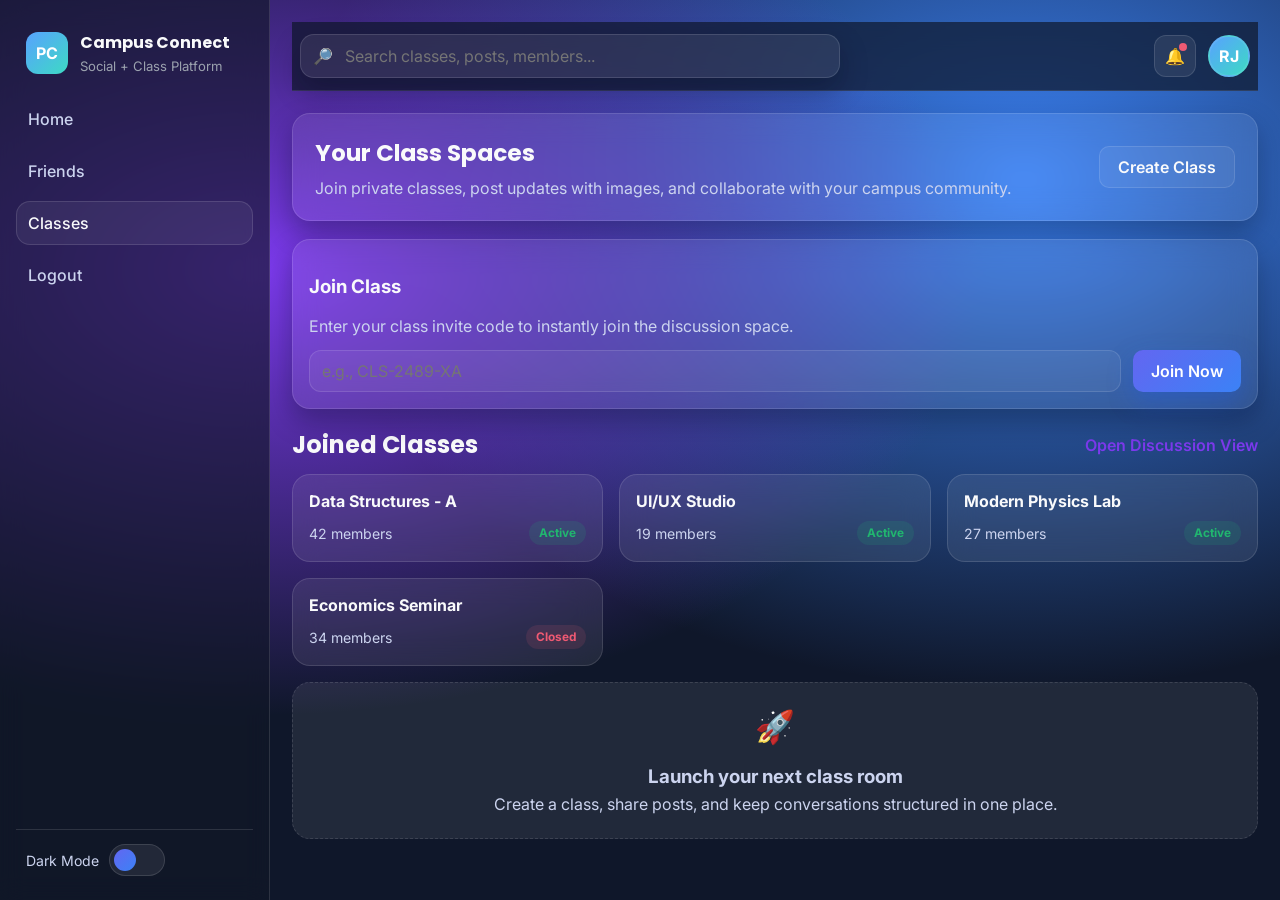
<file: dashboard.html>
<!DOCTYPE html>
<html lang="en">
  <head>
    <meta charset="UTF-8" />
    <meta name="viewport" content="width=device-width, initial-scale=1.0" />
    <title>Campus Connect | Classes Dashboard</title>
    <link rel="stylesheet" href="assets/css/style.css" />
  </head>
  <body data-page="dashboard">
    <aside class="sidebar" data-sidebar>
      <div class="logo-wrap">
        <div class="logo-badge">PC</div>
        <div class="logo-text">
          <h2>Campus Connect</h2>
          <span>Social + Class Platform</span>
        </div>
      </div>

      <nav class="nav-links">
        <a class="nav-item" href="feed.html">Home</a>
        <a class="nav-item" href="friends.html">Friends</a>
        <a class="nav-item active" href="dashboard.html">Classes</a>
        <a class="nav-item" href="login.html">Logout</a>
      </nav>

      <div class="sidebar-footer">
        <div class="theme-toggle-wrap">
          <span>Dark Mode</span>
          <button class="theme-toggle" data-theme-toggle aria-label="Toggle theme">
            <span class="knob"></span>
          </button>
        </div>
      </div>
    </aside>

    <div class="sidebar-overlay" data-overlay></div>

    <main class="main-area">
      <header class="topbar">
        <button class="mobile-toggle" data-mobile-toggle aria-label="Toggle menu">☰</button>

        <div class="search-wrap">
          <span>🔎</span>
          <input type="text" placeholder="Search classes, posts, members..." />
        </div>

        <div class="topbar-actions">
          <button class="icon-btn" aria-label="Notifications">
            🔔
            <span class="badge-dot"></span>
          </button>
          <div class="avatar">RJ</div>
        </div>
      </header>

      <section class="welcome-card">
        <div>
          <h1>Your Class Spaces</h1>
          <p>Join private classes, post updates with images, and collaborate with your campus community.</p>
        </div>
        <button class="btn btn-secondary" data-open-modal>Create Class</button>
      </section>

      <section class="panel join-card">
        <h3>Join Class</h3>
        <p style="margin: 6px 0 14px; color: var(--text-secondary)">
          Enter your class invite code to instantly join the discussion space.
        </p>
        <div class="join-row">
          <input class="input" data-join-input placeholder="e.g., CLS-2489-XA" />
          <button class="btn btn-primary" data-join-class-btn style="width: auto">Join Now</button>
        </div>
      </section>

      <section>
        <div style="display: flex; justify-content: space-between; align-items: center; margin-bottom: 12px">
          <h2 style="margin: 0; font-family: var(--font-display)">Joined Classes</h2>
          <a class="inline-link" href="group.html">Open Discussion View</a>
        </div>

        <div class="class-grid" id="classGrid"></div>
      </section>

      <section class="empty-state">
        <div class="emoji">🚀</div>
        <h3 style="margin-bottom: 6px">Launch your next class room</h3>
        <p style="margin: 0">Create a class, share posts, and keep conversations structured in one place.</p>
      </section>
    </main>

    <div class="modal" data-modal>
      <div class="modal-card">
        <h3 class="modal-title">Create a New Class</h3>
        <p class="modal-desc">Set up a dedicated private room where your class can post topics and comments.</p>

        <form data-create-class-form>
          <div class="form-group" style="margin-bottom: 12px">
            <input class="floating-input" type="text" name="className" id="className" placeholder=" " required />
            <label class="floating-label" for="className">Class Name</label>
          </div>

          <div class="form-group" style="margin-bottom: 0">
            <input class="floating-input" type="text" id="classCode" placeholder=" " />
            <label class="floating-label" for="classCode">Optional Invite Code</label>
          </div>

          <div class="modal-actions">
            <button type="button" class="btn btn-secondary" data-close-modal>Cancel</button>
            <button type="submit" class="btn btn-primary" style="width: auto">Create Class</button>
          </div>
        </form>
      </div>
    </div>

    <div class="toast-host"></div>
    <script src="assets/js/script.js"></script>
  </body>
</html>
</file>
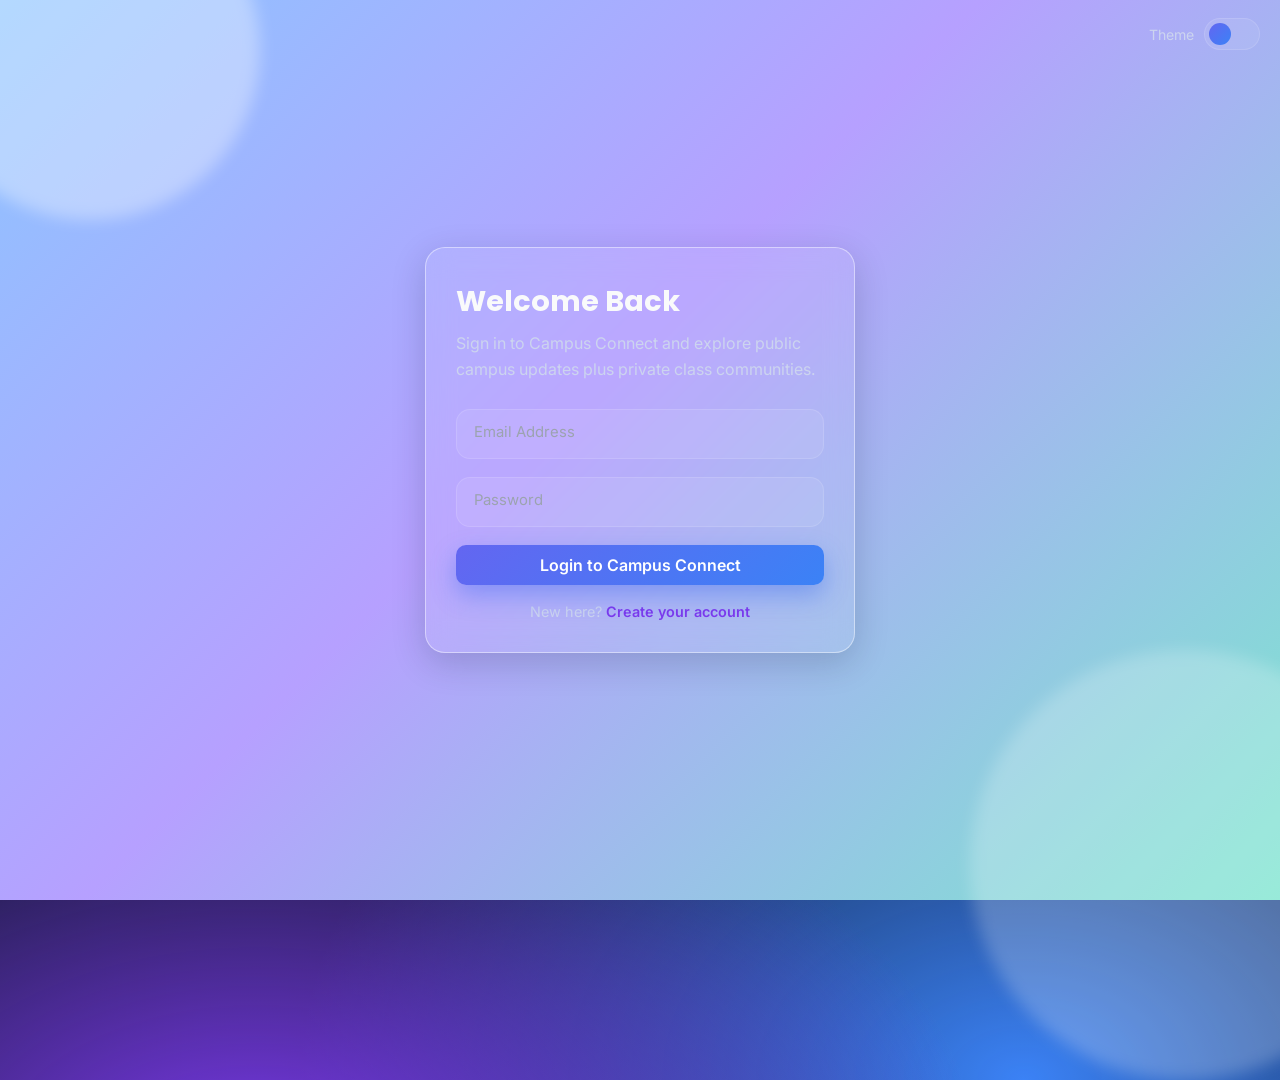
<file: login.html>
<!DOCTYPE html>
<html lang="en">
  <head>
    <meta charset="UTF-8" />
    <meta name="viewport" content="width=device-width, initial-scale=1.0" />
    <title>Login | Campus Connect</title>
    <link rel="stylesheet" href="assets/css/style.css" />
  </head>
  <body class="page-bg" data-page="login">
    <div class="auth-top-actions">
      <div class="theme-toggle-wrap">
        <span>Theme</span>
        <button class="theme-toggle" data-theme-toggle aria-label="Toggle theme">
          <span class="knob"></span>
        </button>
      </div>
    </div>

    <main class="auth-shell">
      <section class="auth-card">
        <h1>Welcome Back</h1>
        <p>Sign in to Campus Connect and explore public campus updates plus private class communities.</p>

        <form data-auth-form="login" novalidate>
          <div class="form-group">
            <input class="floating-input" type="email" id="loginEmail" placeholder=" " required />
            <label class="floating-label" for="loginEmail">Email Address</label>
          </div>

          <div class="form-group">
            <input class="floating-input" type="password" id="loginPassword" placeholder=" " required />
            <label class="floating-label" for="loginPassword">Password</label>
          </div>

          <button type="submit" class="btn btn-primary">Login to Campus Connect</button>
        </form>

        <div class="auth-footer">
          New here?
          <a class="inline-link" href="register.html">Create your account</a>
        </div>
      </section>
    </main>

    <div class="toast-host"></div>
    <script src="assets/js/script.js"></script>
  </body>
</html>
</file>
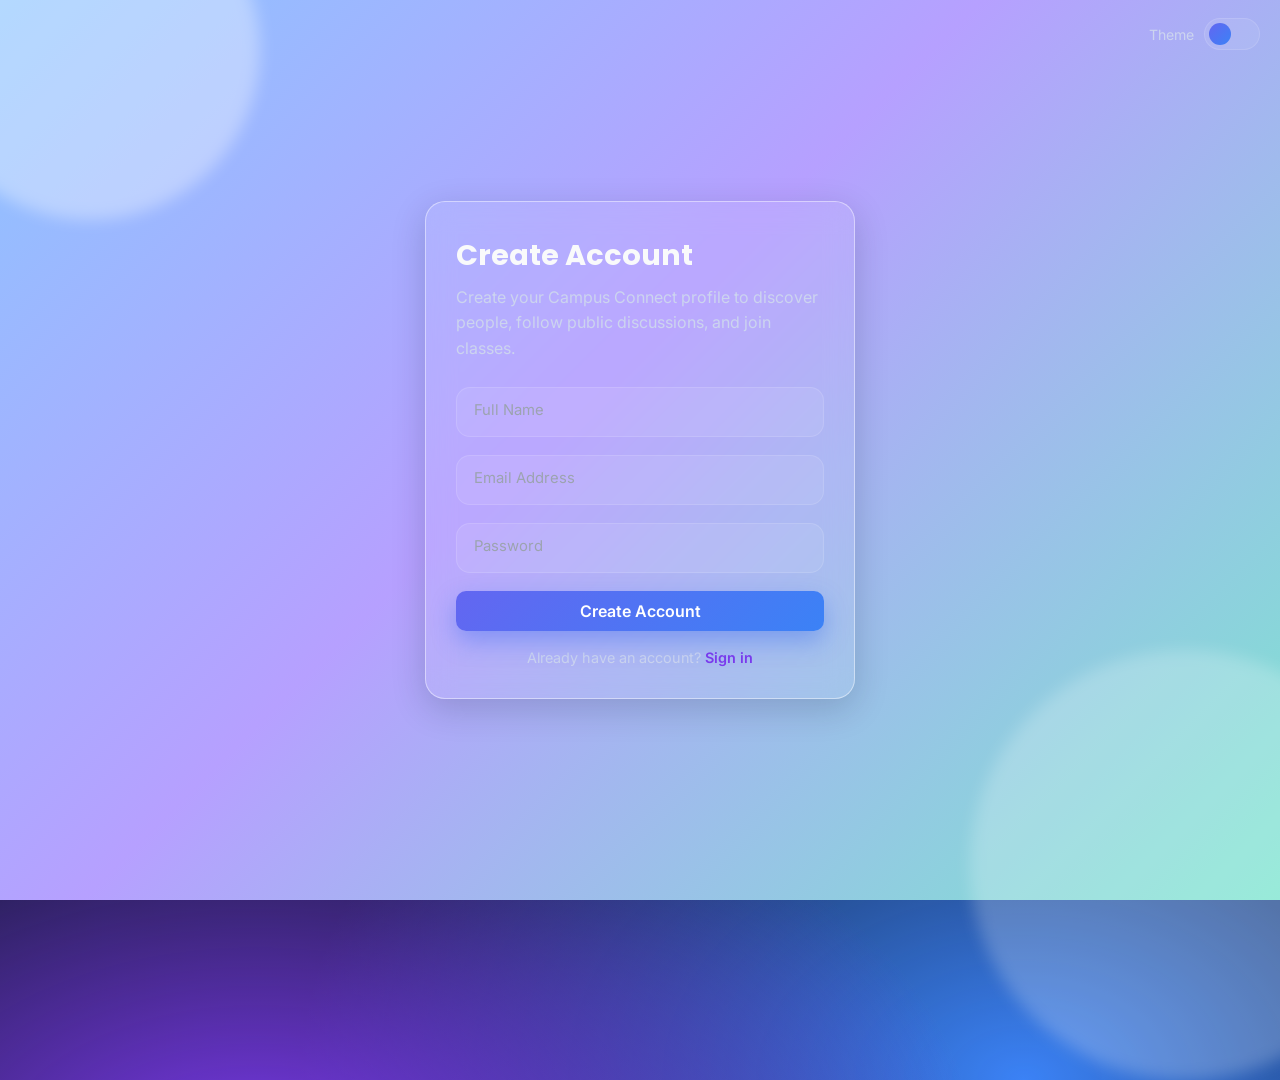
<file: register.html>
<!DOCTYPE html>
<html lang="en">
  <head>
    <meta charset="UTF-8" />
    <meta name="viewport" content="width=device-width, initial-scale=1.0" />
    <title>Register | Campus Connect</title>
    <link rel="stylesheet" href="assets/css/style.css" />
  </head>
  <body class="page-bg" data-page="register">
    <div class="auth-top-actions">
      <div class="theme-toggle-wrap">
        <span>Theme</span>
        <button class="theme-toggle" data-theme-toggle aria-label="Toggle theme">
          <span class="knob"></span>
        </button>
      </div>
    </div>

    <main class="auth-shell">
      <section class="auth-card">
        <h1>Create Account</h1>
        <p>Create your Campus Connect profile to discover people, follow public discussions, and join classes.</p>

        <form data-auth-form="register" novalidate>
          <div class="form-group">
            <input class="floating-input" type="text" id="registerName" name="name" placeholder=" " required />
            <label class="floating-label" for="registerName">Full Name</label>
          </div>

          <div class="form-group">
            <input class="floating-input" type="email" id="registerEmail" placeholder=" " required />
            <label class="floating-label" for="registerEmail">Email Address</label>
          </div>

          <div class="form-group">
            <input class="floating-input" type="password" id="registerPassword" placeholder=" " required />
            <label class="floating-label" for="registerPassword">Password</label>
          </div>

          <button type="submit" class="btn btn-primary">Create Account</button>
        </form>

        <div class="auth-footer">
          Already have an account?
          <a class="inline-link" href="login.html">Sign in</a>
        </div>
      </section>
    </main>

    <div class="toast-host"></div>
    <script src="assets/js/script.js"></script>
  </body>
</html>
</file>
<file: assets/css/style.css>
@import url('https://fonts.googleapis.com/css2?family=Inter:wght@400;500;600;700;800&family=Poppins:wght@500;600;700&display=swap');

/* Theme tokens */
:root {
  --primary: #6366f1;
  --secondary: #3b82f6;
  --accent: #7c3aed;

  --bg-main: #0f172a;
  --bg-soft: #111827;
  --bg-card: rgba(255, 255, 255, 0.08);

  --text-main: #f9fafb;
  --text-muted: #9ca3af;
  --text-dark: #111827;

  --tag-internship: #22c55e;
  --tag-placement: #f59e0b;
  --tag-doubt: #ef4444;
  --tag-project: #06b6d4;

  --font-body: 'Inter', 'Segoe UI', sans-serif;
  --font-display: 'Poppins', 'Inter', sans-serif;

  --radius-sm: 12px;
  --radius-md: 18px;
  --radius-lg: 20px;

  --shadow-soft: 0 12px 28px rgba(4, 8, 24, 0.32);
  --shadow-lift: 0 20px 42px rgba(4, 8, 24, 0.5);
  --shadow-glass: 0 10px 34px rgba(10, 25, 47, 0.18);

  --bg-page: var(--bg-main);
  --bg-surface: var(--bg-card);
  --bg-elevated: rgba(255, 255, 255, 0.06);
  --bg-sidebar: rgba(17, 24, 39, 0.65);
  --bg-glass: var(--bg-card);

  --text-primary: var(--text-main);
  --text-secondary: #ccd4ef;

  --line-color: rgba(255, 255, 255, 0.12);
  --accent-2: #22b5a7;
  --danger: #ef5a73;
  --success: #21b66f;
  --warning: #f2ab2f;

  --grad-main: linear-gradient(135deg, #8dc5ff 0%, #b6a0ff 45%, #7ce5cf 100%);
  --grad-button: linear-gradient(135deg, var(--primary), var(--secondary));
  --grad-accent: linear-gradient(135deg, #58a2ff 0%, #3ddac4 100%);
}

body.theme-dark {
  --bg-page: #0f1421;
  --bg-surface: #171f31;
  --bg-elevated: #1f2940;
  --bg-sidebar: rgba(23, 31, 49, 0.74);
  --bg-glass: rgba(23, 31, 49, 0.68);

  --text-primary: #f3f6ff;
  --text-secondary: #c3cde2;
  --text-muted: #90a0be;

  --line-color: #2a3652;
  --shadow-soft: 0 12px 32px rgba(0, 0, 0, 0.42);
  --shadow-lift: 0 20px 42px rgba(0, 0, 0, 0.52);
  --shadow-glass: 0 10px 30px rgba(0, 0, 0, 0.45);
  --grad-main: radial-gradient(circle at 15% 20%, #1e3463 0%, #171f3f 30%, #1b1f35 58%, #121622 100%);
  --grad-button: linear-gradient(135deg, #4a80ff 0%, #1ab3d8 100%);
  --grad-accent: linear-gradient(135deg, #4ca5ff 0%, #20c5b1 100%);
}

/* Global reset + base */
* {
  box-sizing: border-box;
}

html,
body {
  margin: 0;
  padding: 0;
  font-family: var(--font-body);
  background:
    radial-gradient(at 20% 30%, #7c3aed, transparent 50%),
    radial-gradient(at 80% 20%, #3b82f6, transparent 50%),
    #0f172a;
  color: var(--text-main);
  min-height: 100%;
  scroll-behavior: smooth;
  transition: background 0.35s ease, color 0.35s ease;
}

img {
  display: block;
  max-width: 100%;
}

a {
  color: inherit;
  text-decoration: none;
}

button,
input,
textarea {
  font: inherit;
}

.fade-in {
  animation: fade 0.6s ease-in;
}

@keyframes fade {
  from {
    opacity: 0;
    transform: translateY(10px);
  }
  to {
    opacity: 1;
    transform: translateY(0);
  }
}

body::-webkit-scrollbar,
.scrollable::-webkit-scrollbar {
  width: 10px;
  height: 10px;
}

body::-webkit-scrollbar-thumb,
.scrollable::-webkit-scrollbar-thumb {
  background: linear-gradient(180deg, rgba(47, 109, 246, 0.8), rgba(43, 189, 168, 0.8));
  border-radius: 999px;
}

body::-webkit-scrollbar-track,
.scrollable::-webkit-scrollbar-track {
  background: transparent;
}

.page-bg {
  background: var(--grad-main);
  min-height: 100vh;
  position: relative;
  overflow: hidden;
}

.page-bg::before,
.page-bg::after {
  content: '';
  position: absolute;
  border-radius: 50%;
  filter: blur(8px);
  pointer-events: none;
}

.page-bg::before {
  width: 340px;
  height: 340px;
  background: rgba(255, 255, 255, 0.34);
  top: -120px;
  left: -80px;
  animation: floatBlob 8s ease-in-out infinite;
}

.page-bg::after {
  width: 430px;
  height: 430px;
  background: rgba(255, 255, 255, 0.22);
  right: -120px;
  bottom: -180px;
  animation: floatBlobAlt 9s ease-in-out infinite;
}

@keyframes floatBlob {
  0%,
  100% {
    transform: translateY(0px) translateX(0px);
  }
  50% {
    transform: translateY(20px) translateX(16px);
  }
}

@keyframes floatBlobAlt {
  0%,
  100% {
    transform: translateY(0px) translateX(0px);
  }
  50% {
    transform: translateY(-18px) translateX(-12px);
  }
}

.theme-toggle {
  width: 56px;
  height: 32px;
  border-radius: 999px;
  border: 1px solid var(--line-color);
  background: var(--bg-surface);
  display: inline-flex;
  align-items: center;
  padding: 4px;
  cursor: pointer;
  transition: all 0.3s ease;
  position: relative;
  overflow: hidden;
}

.theme-toggle .knob {
  width: 22px;
  height: 22px;
  border-radius: 50%;
  background: var(--grad-button);
  transform: translateX(0);
  transition: transform 0.3s ease;
}

body.theme-dark .theme-toggle .knob {
  transform: translateX(24px);
}

.theme-toggle-wrap {
  display: flex;
  align-items: center;
  gap: 10px;
  color: var(--text-secondary);
  font-size: 0.88rem;
}

.auth-shell {
  min-height: 100vh;
  display: flex;
  align-items: center;
  justify-content: center;
  padding: 30px 16px;
  position: relative;
  z-index: 1;
}

.auth-top-actions {
  position: absolute;
  top: 18px;
  right: 20px;
  z-index: 10;
}

.auth-card {
  width: min(430px, 100%);
  border-radius: var(--radius-lg);
  background: var(--bg-glass);
  backdrop-filter: blur(14px);
  border: 1px solid rgba(255, 255, 255, 0.45);
  box-shadow: var(--shadow-glass);
  padding: 32px 30px;
  animation: riseIn 0.5s ease;
}

@keyframes riseIn {
  from {
    opacity: 0;
    transform: translateY(16px);
  }
  to {
    opacity: 1;
    transform: translateY(0);
  }
}

.auth-card h1 {
  margin: 0;
  font-family: var(--font-display);
  font-size: 1.8rem;
}

.auth-card p {
  margin: 8px 0 26px;
  color: var(--text-secondary);
  line-height: 1.6;
}

.form-group {
  position: relative;
  margin-bottom: 18px;
}

.floating-input {
  width: 100%;
  border: 1px solid var(--line-color);
  background: var(--bg-surface);
  border-radius: 14px;
  padding: 18px 14px 10px;
  color: var(--text-primary);
  transition: border-color 0.25s ease, box-shadow 0.25s ease;
}

.floating-input:focus {
  outline: none;
  border-color: rgba(47, 109, 246, 0.6);
  box-shadow: 0 0 0 4px rgba(47, 109, 246, 0.16);
}

.floating-label {
  position: absolute;
  left: 14px;
  top: 14px;
  font-size: 0.93rem;
  color: var(--text-muted);
  pointer-events: none;
  transition: all 0.2s ease;
  background: transparent;
  padding: 0 4px;
}

.floating-input:focus + .floating-label,
.floating-input:not(:placeholder-shown) + .floating-label {
  top: -8px;
  font-size: 0.75rem;
  color: var(--accent);
  background: var(--bg-surface);
}

.btn {
  background: linear-gradient(135deg, #6366f1, #3b82f6);
  color: white;
  border: none;
  border-radius: 10px;
  padding: 10px 18px;
  font-weight: 600;
  cursor: pointer;
  transition: transform 0.28s ease, box-shadow 0.3s ease, filter 0.3s ease;
  position: relative;
  overflow: hidden;
}

.btn[disabled] {
  opacity: 0.85;
  pointer-events: none;
}

.btn-primary {
  width: 100%;
  background: var(--grad-button);
  color: #fff;
  box-shadow: 0 10px 24px rgba(30, 92, 237, 0.34);
}

.btn-primary:hover {
  transform: scale(1.05);
  box-shadow: 0 0 15px rgba(99, 102, 241, 0.6);
  filter: none;
}

.spinner {
  width: 16px;
  height: 16px;
  border: 2px solid rgba(255, 255, 255, 0.35);
  border-top-color: #fff;
  border-radius: 50%;
  display: inline-block;
  vertical-align: middle;
  animation: spin 0.7s linear infinite;
}

@keyframes spin {
  to {
    transform: rotate(360deg);
  }
}

.btn-secondary {
  background: var(--bg-elevated);
  color: var(--text-primary);
  border: 1px solid var(--line-color);
}

.btn-secondary:hover {
  transform: translateY(-2px);
  box-shadow: var(--shadow-soft);
}

.inline-link {
  color: var(--accent);
  font-weight: 600;
}

.auth-footer {
  text-align: center;
  color: var(--text-secondary);
  margin-top: 18px;
  font-size: 0.9rem;
}

.app-shell {
  min-height: 100vh;
  display: flex;
  background: var(--bg-page);
}

.sidebar {
  width: 270px;
  border-right: 1px solid var(--line-color);
  background: var(--bg-sidebar);
  backdrop-filter: blur(12px);
  position: fixed;
  top: 0;
  left: 0;
  bottom: 0;
  z-index: 40;
  display: flex;
  flex-direction: column;
  padding: 24px 16px;
  transition: transform 0.32s ease;
}

.logo-wrap {
  display: flex;
  align-items: center;
  gap: 12px;
  padding: 6px 10px 22px;
}

.logo-badge {
  width: 42px;
  height: 42px;
  border-radius: 12px;
  display: grid;
  place-items: center;
  background: var(--grad-accent);
  color: #fff;
  font-weight: 700;
}

.logo-text h2 {
  margin: 0;
  font-size: 1rem;
  font-family: var(--font-display);
}

.logo-text span {
  font-size: 0.82rem;
  color: var(--text-muted);
}

.nav-links {
  display: grid;
  gap: 8px;
}

.nav-item {
  display: flex;
  align-items: center;
  gap: 12px;
  padding: 12px;
  border-radius: 14px;
  color: var(--text-secondary);
  transition: all 0.25s ease;
  font-weight: 500;
}

.nav-item:hover,
.nav-item.active {
  color: var(--text-primary);
  background: var(--bg-elevated);
  box-shadow: inset 0 0 0 1px var(--line-color);
}

.sidebar-footer {
  margin-top: auto;
  padding: 14px 10px 0;
  border-top: 1px solid var(--line-color);
}

.main-area {
  margin-left: 270px;
  width: calc(100% - 270px);
  min-height: 100vh;
  padding: 22px;
}

.topbar {
  position: sticky;
  top: 0;
  z-index: 45;
  background: rgba(15, 23, 42, 0.7);
  backdrop-filter: blur(12px);
  border-bottom: 1px solid rgba(255, 255, 255, 0.1);
  padding: 12px 8px;
  display: flex;
  gap: 14px;
  align-items: center;
  justify-content: space-between;
  margin-bottom: 22px;
}

.navbar {
  position: sticky;
  top: 0;
  background: rgba(15, 23, 42, 0.7);
  backdrop-filter: blur(12px);
  display: flex;
  justify-content: space-between;
  padding: 12px 20px;
  border-bottom: 1px solid rgba(255, 255, 255, 0.1);
}

.search-wrap {
  display: flex;
  align-items: center;
  gap: 10px;
  width: min(540px, 100%);
  background: var(--bg-surface);
  border: 1px solid var(--line-color);
  border-radius: 14px;
  padding: 10px 12px;
  box-shadow: var(--shadow-soft);
}

.search-wrap input {
  border: 0;
  background: transparent;
  width: 100%;
  color: var(--text-primary);
}

.search {
  background: rgba(255, 255, 255, 0.1);
  border: none;
  padding: 8px 12px;
  border-radius: 10px;
  color: white;
}

.search-wrap input:focus {
  outline: none;
}

.topbar-actions {
  display: flex;
  align-items: center;
  gap: 12px;
}

.icon-btn {
  width: 42px;
  height: 42px;
  border-radius: 12px;
  border: 1px solid var(--line-color);
  background: var(--bg-surface);
  display: grid;
  place-items: center;
  color: var(--text-secondary);
  cursor: pointer;
  transition: all 0.25s ease;
  position: relative;
}

.icon-btn:hover {
  transform: translateY(-2px);
  box-shadow: var(--shadow-soft);
}

.badge-dot {
  position: absolute;
  top: 7px;
  right: 8px;
  width: 8px;
  height: 8px;
  border-radius: 50%;
  background: var(--danger);
}

.avatar {
  width: 42px;
  height: 42px;
  border-radius: 50%;
  background: var(--grad-accent);
  color: white;
  display: grid;
  place-items: center;
  font-weight: 700;
  border: 2px solid var(--bg-surface);
  overflow: hidden;
}

.avatar img {
  width: 100%;
  height: 100%;
  object-fit: cover;
}

.welcome-card,
.panel {
  background: var(--bg-surface);
  border: 1px solid var(--line-color);
  border-radius: var(--radius-md);
  box-shadow: var(--shadow-soft);
  backdrop-filter: blur(14px);
}

.card {
  background: var(--bg-card);
  backdrop-filter: blur(14px);
  border-radius: 18px;
  padding: 16px;
  border: 1px solid rgba(255, 255, 255, 0.1);
  transition: 0.3s ease;
}

.card:hover {
  transform: translateY(-6px);
  box-shadow: 0 10px 30px rgba(0, 0, 0, 0.3);
}

.welcome-card {
  padding: 22px;
  margin-bottom: 18px;
  display: flex;
  justify-content: space-between;
  align-items: center;
  gap: 16px;
}

.welcome-card h1 {
  margin: 0;
  font-size: 1.45rem;
  font-family: var(--font-display);
}

.welcome-card p {
  margin: 8px 0 0;
  color: var(--text-secondary);
}

.join-card {
  padding: 16px;
  margin-bottom: 18px;
}

.join-row {
  display: flex;
  gap: 12px;
  flex-wrap: wrap;
}

.input {
  border-radius: 12px;
  border: 1px solid var(--line-color);
  background: var(--bg-elevated);
  color: var(--text-primary);
  padding: 10px 12px;
  flex: 1;
  min-width: 190px;
}

.input:focus,
.textarea:focus {
  outline: none;
  border-color: rgba(47, 109, 246, 0.6);
  box-shadow: 0 0 0 4px rgba(47, 109, 246, 0.14);
}

.class-grid {
  display: grid;
  grid-template-columns: repeat(auto-fill, minmax(230px, 1fr));
  gap: 16px;
}

.class-card {
  padding: 16px;
  border-radius: var(--radius-md);
  border: 1px solid var(--line-color);
  background: var(--bg-surface);
  backdrop-filter: blur(14px);
  transition: transform 0.25s ease, box-shadow 0.3s ease;
  cursor: pointer;
}

.class-card:hover {
  transform: translateY(-4px);
  box-shadow: var(--shadow-lift);
}

.class-card h3 {
  margin: 0;
  font-size: 1rem;
}

.meta-row {
  margin-top: 10px;
  display: flex;
  justify-content: space-between;
  align-items: center;
  color: var(--text-secondary);
  font-size: 0.88rem;
}

.status-pill {
  border-radius: 999px;
  padding: 5px 10px;
  font-size: 0.74rem;
  font-weight: 700;
}

.status-pill.active {
  background: rgba(33, 182, 111, 0.14);
  color: var(--success);
}

.status-pill.closed {
  background: rgba(239, 90, 115, 0.12);
  color: var(--danger);
}

.group-shell {
  min-height: 100vh;
  display: grid;
  grid-template-columns: 290px minmax(0, 1fr);
  background: var(--bg-page);
}

.class-list {
  border-right: 1px solid var(--line-color);
  background: var(--bg-sidebar);
  backdrop-filter: blur(12px);
  padding: 16px;
  position: sticky;
  top: 0;
  height: 100vh;
  overflow: auto;
}

.class-item {
  border: 1px solid var(--line-color);
  background: var(--bg-surface);
  border-radius: 14px;
  backdrop-filter: blur(14px);
  padding: 12px;
  margin-bottom: 10px;
  transition: transform 0.24s ease, box-shadow 0.24s ease;
}

.class-item:hover,
.class-item.active {
  transform: translateX(3px);
  box-shadow: var(--shadow-soft);
}

.discussion-main {
  display: flex;
  flex-direction: column;
  min-height: 100vh;
}

.discussion-header {
  padding: 18px 20px;
  border-bottom: 1px solid var(--line-color);
  background: var(--bg-surface);
  display: flex;
  justify-content: space-between;
  align-items: center;
  position: sticky;
  top: 0;
  z-index: 15;
}

.feed-area {
  flex: 1;
  padding: 18px;
  overflow: auto;
  max-height: calc(100vh - 170px);
}

.post-card {
  border: 1px solid var(--line-color);
  border-radius: 16px;
  background: var(--bg-surface);
  backdrop-filter: blur(14px);
  box-shadow: var(--shadow-soft);
  padding: 16px;
  margin-bottom: 14px;
  animation: slideIn 0.35s ease;
  transition: transform 0.3s ease, box-shadow 0.3s ease;
}

.post-card:hover {
  transform: translateY(-3px);
  box-shadow: var(--shadow-lift);
}

@keyframes slideIn {
  from {
    opacity: 0;
    transform: translateY(10px);
  }
  to {
    opacity: 1;
    transform: translateY(0);
  }
}

.post-head {
  display: flex;
  justify-content: space-between;
  gap: 12px;
  align-items: center;
}

.post {
  display: flex;
  flex-direction: column;
  gap: 10px;
}

.post-header {
  display: flex;
  align-items: center;
  gap: 10px;
}

.user-wrap {
  display: flex;
  align-items: center;
  gap: 10px;
}

.user-wrap .avatar {
  width: 38px;
  height: 38px;
}

.post-time {
  color: var(--text-muted);
  font-size: 0.83rem;
}

.post-title {
  margin: 14px 0 8px;
  font-size: 1.04rem;
  font-weight: 700;
}

.post-content {
  color: var(--text-secondary);
  line-height: 1.7;
}

.tag-list {
  margin-top: 10px;
  display: flex;
  gap: 8px;
  flex-wrap: wrap;
}

.tag {
  border-radius: 999px;
  padding: 5px 10px;
  font-size: 0.75rem;
  font-weight: 700;
}

.tag-internship,
.tag-career,
.tag-placement {
  background: var(--tag-placement);
  color: #fff;
}

.tag-doubt,
.tag-study {
  background: var(--tag-doubt);
  color: #fff;
}

.tag-project,
.tag-design {
  background: var(--tag-project);
  color: #fff;
}

.tag-internship {
  background: var(--tag-internship);
  color: #fff;
}

.tag-placement {
  background: var(--tag-placement);
  color: #fff;
}

.tag-doubt {
  background: var(--tag-doubt);
  color: #fff;
}

.tag-project {
  background: var(--tag-project);
  color: #fff;
}

.internship {
  background: var(--tag-internship);
}

.placement {
  background: var(--tag-placement);
}

.doubt {
  background: var(--tag-doubt);
}

.project {
  background: var(--tag-project);
}

.post-actions {
  margin-top: 12px;
  display: flex;
  gap: 8px;
  flex-wrap: wrap;
}

.engagement-row {
  margin-top: 10px;
  display: flex;
  gap: 12px;
  flex-wrap: wrap;
  color: var(--text-muted);
  font-size: 0.86rem;
}

.engagement-item {
  display: inline-flex;
  align-items: center;
  gap: 5px;
}

.action-chip {
  border: 1px solid var(--line-color);
  background: var(--bg-elevated);
  color: var(--text-secondary);
  border-radius: 999px;
  padding: 7px 11px;
  font-size: 0.85rem;
  cursor: pointer;
  transition: all 0.24s ease;
  display: inline-flex;
  align-items: center;
  gap: 6px;
}

.action-chip:hover,
.action-chip.active {
  color: var(--accent);
  border-color: rgba(47, 109, 246, 0.45);
  transform: translateY(-1px);
}

.action-chip.like-pop {
  animation: likePop 0.34s ease;
}

@keyframes likePop {
  0% {
    transform: scale(1);
  }
  45% {
    transform: scale(1.14);
  }
  100% {
    transform: scale(1);
  }
}

.comment-list {
  margin-top: 12px;
  padding-left: 24px;
  border-left: 2px dashed var(--line-color);
  max-height: 420px;
  overflow: hidden;
  opacity: 1;
  transition: max-height 0.35s ease, opacity 0.3s ease;
}

.comment-list.collapsed {
  max-height: 0;
  opacity: 0;
  margin-top: 0;
}

.comment {
  background: linear-gradient(180deg, var(--bg-elevated) 0%, rgba(255, 255, 255, 0.4) 100%);
  border: 1px solid var(--line-color);
  border-radius: 12px;
  padding: 10px;
  margin-top: 8px;
  color: var(--text-secondary);
  animation: fadeIn 0.28s ease;
}

body.theme-dark .comment {
  background: linear-gradient(180deg, rgba(32, 43, 66, 0.9) 0%, rgba(25, 35, 54, 0.9) 100%);
}

.comment-head {
  display: flex;
  justify-content: space-between;
  gap: 10px;
  margin-bottom: 4px;
}

.comment-time {
  font-size: 0.76rem;
  color: var(--text-muted);
}

@keyframes fadeIn {
  from {
    opacity: 0;
    transform: translateY(6px);
  }
  to {
    opacity: 1;
    transform: translateY(0);
  }
}

.comment strong {
  color: var(--text-primary);
}

.chat-box {
  display: flex;
  flex-direction: column;
  gap: 10px;
}

.message {
  padding: 10px;
  border-radius: 12px;
  max-width: 70%;
}

.user-msg {
  background: #3b82f6;
  align-self: flex-end;
}

.reply-msg {
  background: rgba(255, 255, 255, 0.1);
}

.composer-wrap {
  border-top: 1px solid var(--line-color);
  background: var(--bg-surface);
  padding: 14px 18px 16px;
  position: sticky;
  bottom: 0;
}

.textarea {
  width: 100%;
  border-radius: 14px;
  border: 1px solid var(--line-color);
  resize: vertical;
  min-height: 90px;
  background: var(--bg-elevated);
  color: var(--text-primary);
  padding: 10px 12px;
}

.composer-actions {
  margin-top: 10px;
  display: flex;
  justify-content: flex-end;
}

.modal {
  position: fixed;
  inset: 0;
  background: rgba(8, 14, 29, 0.5);
  backdrop-filter: blur(3px);
  display: none;
  align-items: center;
  justify-content: center;
  padding: 16px;
  z-index: 60;
}

.modal.open {
  display: flex;
}

.modal-card {
  width: min(460px, 100%);
  background: var(--bg-surface);
  border: 1px solid var(--line-color);
  border-radius: 18px;
  box-shadow: var(--shadow-lift);
  padding: 18px;
  animation: riseIn 0.32s ease;
}

.modal-title {
  margin: 0 0 6px;
  font-family: var(--font-display);
}

.modal-desc {
  margin: 0 0 14px;
  color: var(--text-secondary);
}

.modal-actions {
  margin-top: 14px;
  display: flex;
  justify-content: flex-end;
  gap: 10px;
}

.mobile-toggle {
  display: none;
  width: 42px;
  height: 42px;
  border-radius: 12px;
  border: 1px solid var(--line-color);
  background: var(--bg-surface);
}

.sidebar-overlay {
  position: fixed;
  inset: 0;
  background: rgba(6, 12, 24, 0.36);
  z-index: 30;
  display: none;
}

.sidebar-overlay.show {
  display: block;
}

.toast-host {
  position: fixed;
  top: 18px;
  right: 18px;
  z-index: 80;
  display: grid;
  gap: 10px;
}

.toast {
  min-width: 230px;
  max-width: 320px;
  background: var(--bg-surface);
  border: 1px solid var(--line-color);
  box-shadow: var(--shadow-soft);
  border-radius: 12px;
  padding: 12px 14px;
  color: var(--text-primary);
  animation: toastIn 0.28s ease;
}

.toast.success {
  border-left: 4px solid var(--success);
}

.toast.error {
  border-left: 4px solid var(--danger);
}

@keyframes toastIn {
  from {
    opacity: 0;
    transform: translateX(10px);
  }
  to {
    opacity: 1;
    transform: translateX(0);
  }
}

.skeleton-card {
  border: 1px solid var(--line-color);
  border-radius: 16px;
  padding: 14px;
  margin-bottom: 12px;
  background: var(--bg-surface);
}

.skeleton-line {
  height: 10px;
  border-radius: 999px;
  background: linear-gradient(90deg, var(--bg-elevated) 0%, rgba(255, 255, 255, 0.62) 50%, var(--bg-elevated) 100%);
  background-size: 200% 100%;
  animation: shimmer 1.25s linear infinite;
  margin-bottom: 10px;
}

@keyframes shimmer {
  from {
    background-position: 200% 0;
  }
  to {
    background-position: -200% 0;
  }
}

.empty-state {
  border: 1px dashed var(--line-color);
  border-radius: var(--radius-md);
  padding: 24px;
  background: var(--bg-surface);
  text-align: center;
  color: var(--text-secondary);
  margin-top: 16px;
}

.empty-state .emoji {
  font-size: 2rem;
}

.ripple {
  position: absolute;
  border-radius: 50%;
  transform: scale(0);
  animation: rippleEffect 0.55s linear;
  background: rgba(255, 255, 255, 0.42);
  pointer-events: none;
}

@keyframes rippleEffect {
  to {
    transform: scale(4);
    opacity: 0;
  }
}

.social-main {
  background: radial-gradient(circle at top right, rgba(88, 162, 255, 0.16), transparent 42%);
}

.forum-hero {
  padding: 16px;
  margin-bottom: 14px;
}

.forum-hero h2 {
  margin: 0;
  font-family: var(--font-display);
}

.forum-hero p {
  margin: 7px 0 0;
  color: var(--text-secondary);
}

.forum-filters {
  margin-top: 12px;
  display: flex;
  flex-wrap: wrap;
  gap: 8px;
}

.filter-chip {
  border: 1px solid var(--line-color);
  background: var(--bg-elevated);
  color: var(--text-secondary);
  border-radius: 999px;
  padding: 6px 11px;
  cursor: pointer;
  transition: all 0.24s ease;
}

.filter-chip:hover,
.filter-chip.active {
  color: var(--accent);
  border-color: rgba(79, 140, 255, 0.5);
  box-shadow: 0 8px 20px rgba(79, 140, 255, 0.2);
}

.story-strip {
  display: flex;
  gap: 12px;
  overflow-x: auto;
  margin-bottom: 18px;
  padding-bottom: 4px;
}

.story-item {
  min-width: 96px;
  background: var(--bg-surface);
  border: 1px solid var(--line-color);
  border-radius: 16px;
  padding: 10px;
  box-shadow: var(--shadow-soft);
  text-align: center;
  transition: transform 0.25s ease;
}

.story-item:hover {
  transform: translateY(-3px);
}

.story-ring {
  width: 52px;
  height: 52px;
  border-radius: 50%;
  margin: 0 auto 8px;
  padding: 2px;
  background: var(--grad-button);
}

.story-ring .avatar {
  width: 100%;
  height: 100%;
  border: 2px solid var(--bg-surface);
}

.story-name {
  color: var(--text-secondary);
  font-size: 0.82rem;
  white-space: nowrap;
  overflow: hidden;
  text-overflow: ellipsis;
}

.feed-layout {
  display: grid;
  grid-template-columns: minmax(0, 1fr) 310px;
  gap: 16px;
  align-items: start;
}

.feed-column {
  min-width: 0;
}

.post-card {
  overflow: hidden;
}

.post-image {
  border-radius: 14px;
  margin-top: 12px;
  border: 1px solid var(--line-color);
  width: 100%;
  max-height: 360px;
  object-fit: cover;
}

.suggested-panel {
  padding: 14px;
  position: sticky;
  top: 20px;
}

.suggested-panel h3 {
  margin: 0 0 12px;
  font-family: var(--font-display);
}

.suggested-user {
  display: flex;
  align-items: center;
  justify-content: space-between;
  gap: 10px;
  padding: 10px;
  border-radius: 12px;
  border: 1px solid var(--line-color);
  background: var(--bg-elevated);
  margin-bottom: 10px;
}

.suggested-user p {
  margin: 2px 0 0;
  color: var(--text-muted);
  font-size: 0.8rem;
}

.suggested-user .btn {
  padding: 8px 10px;
  font-size: 0.8rem;
  width: auto;
}

.friends-grid {
  display: grid;
  grid-template-columns: repeat(auto-fill, minmax(240px, 1fr));
  gap: 14px;
}

.friend-card {
  border: 1px solid var(--line-color);
  border-radius: 16px;
  background: var(--bg-surface);
  backdrop-filter: blur(14px);
  box-shadow: var(--shadow-soft);
  padding: 14px;
  transition: transform 0.25s ease, box-shadow 0.25s ease;
}

.friend-card:hover {
  transform: translateY(-3px);
  box-shadow: var(--shadow-lift);
}

.friend-head {
  display: flex;
  align-items: center;
  gap: 10px;
  margin-bottom: 10px;
}

.friend-meta {
  color: var(--text-secondary);
  margin-top: 2px;
  font-size: 0.87rem;
}

.mutual-chip {
  display: inline-flex;
  border-radius: 999px;
  background: rgba(47, 109, 246, 0.12);
  color: var(--accent);
  padding: 5px 10px;
  font-size: 0.78rem;
  margin-bottom: 10px;
}

.friend-actions {
  display: flex;
  gap: 8px;
}

.friend-actions .btn {
  flex: 1;
  padding: 9px 10px;
}

.upload-row {
  display: flex;
  align-items: center;
  margin-bottom: 10px;
}

.upload-chip {
  border: 1px solid var(--line-color);
  background: var(--bg-elevated);
  color: var(--text-secondary);
  border-radius: 999px;
  padding: 6px 11px;
  font-size: 0.86rem;
  cursor: pointer;
  transition: all 0.22s ease;
}

.upload-chip:hover {
  color: var(--accent);
  border-color: rgba(47, 109, 246, 0.45);
}

.post-type {
  margin-top: 10px;
  color: var(--text-muted);
  font-size: 0.8rem;
}

.fab-create {
  position: fixed;
  right: 22px;
  bottom: 24px;
  z-index: 70;
  border: 0;
  border-radius: 999px;
  padding: 14px 18px;
  color: #fff;
  background: var(--grad-button);
  font-weight: 700;
  box-shadow: 0 14px 28px rgba(79, 140, 255, 0.35);
  cursor: pointer;
  transition: transform 0.24s ease, box-shadow 0.24s ease;
}

.fab-create:hover {
  transform: translateY(-3px);
  box-shadow: 0 18px 34px rgba(79, 140, 255, 0.42);
}

@media (max-width: 1024px) {
  .sidebar {
    transform: translateX(-100%);
  }

  .sidebar.open {
    transform: translateX(0);
  }

  .main-area {
    margin-left: 0;
    width: 100%;
  }

  .mobile-toggle {
    display: grid;
    place-items: center;
  }

  .group-shell {
    grid-template-columns: 1fr;
  }

  .class-list {
    position: fixed;
    left: 0;
    top: 0;
    bottom: 0;
    width: 280px;
    z-index: 40;
    transform: translateX(-100%);
    transition: transform 0.3s ease;
  }

  .class-list.open {
    transform: translateX(0);
  }

  .feed-area {
    max-height: calc(100vh - 210px);
  }

  .feed-layout {
    grid-template-columns: 1fr;
  }

  .suggested-panel {
    position: static;
  }

  .fab-create {
    right: 14px;
    bottom: 16px;
    padding: 12px 14px;
  }
}

@media (max-width: 768px) {
  .auth-card {
    padding: 24px 18px;
  }

  .welcome-card {
    flex-direction: column;
    align-items: flex-start;
  }

  .topbar {
    align-items: stretch;
    flex-direction: column;
  }

  .topbar-actions {
    justify-content: space-between;
  }

  .main-area {
    padding: 14px;
  }

  .discussion-header {
    padding: 14px;
  }

  .feed-area {
    padding: 12px;
  }

  .composer-wrap {
    padding: 12px;
  }
}
</file>
